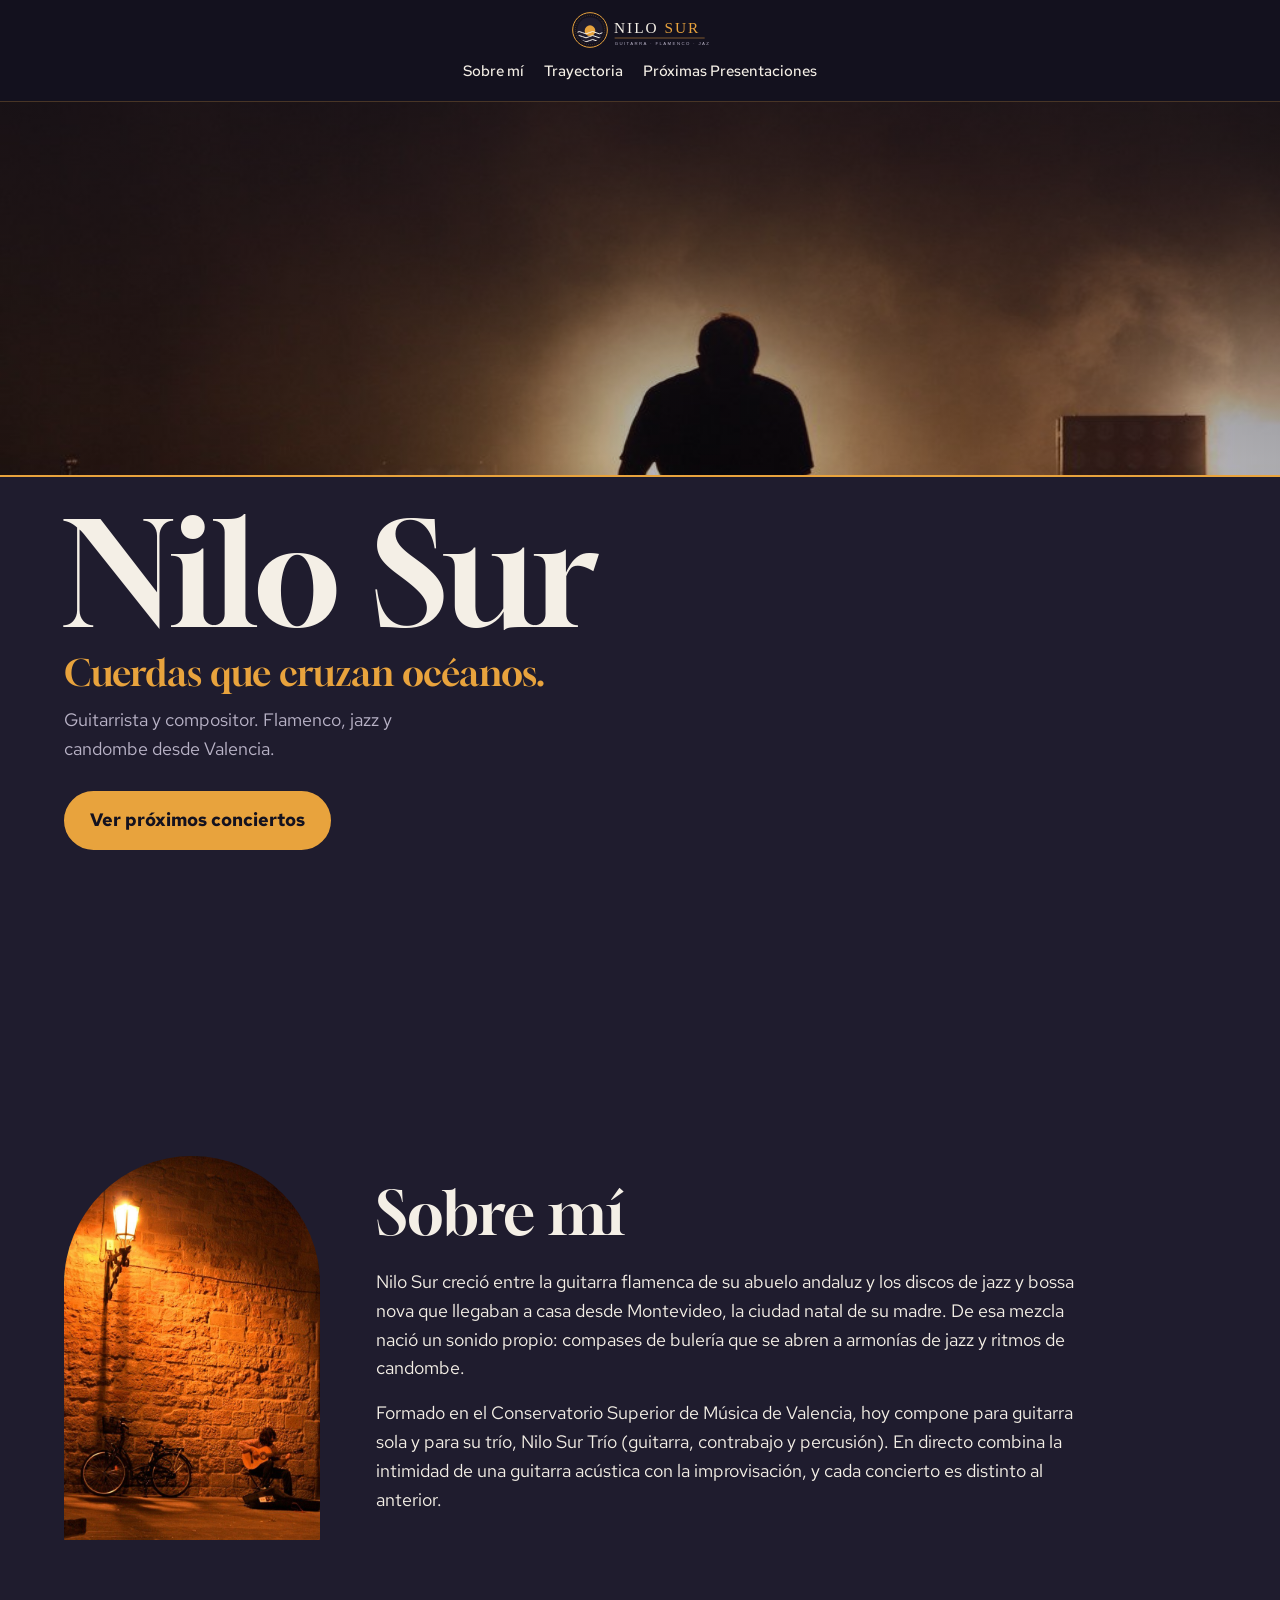
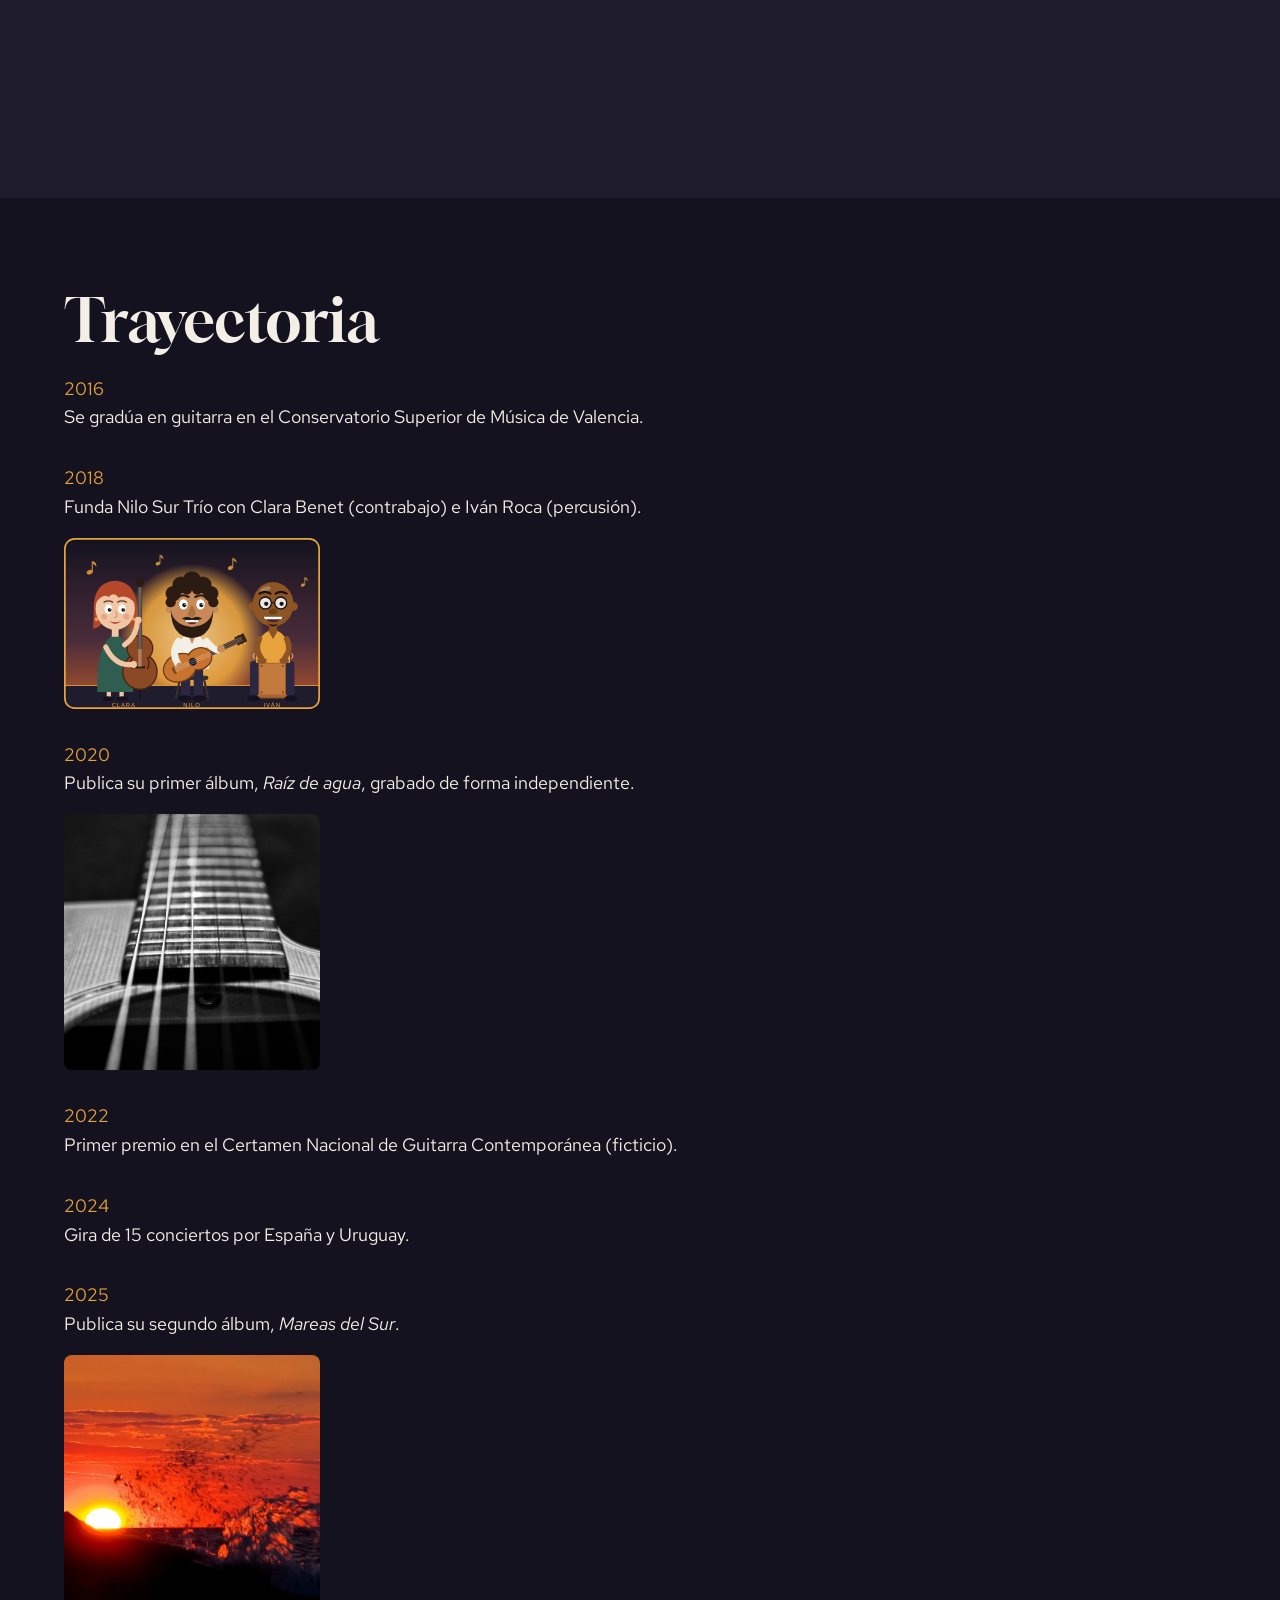
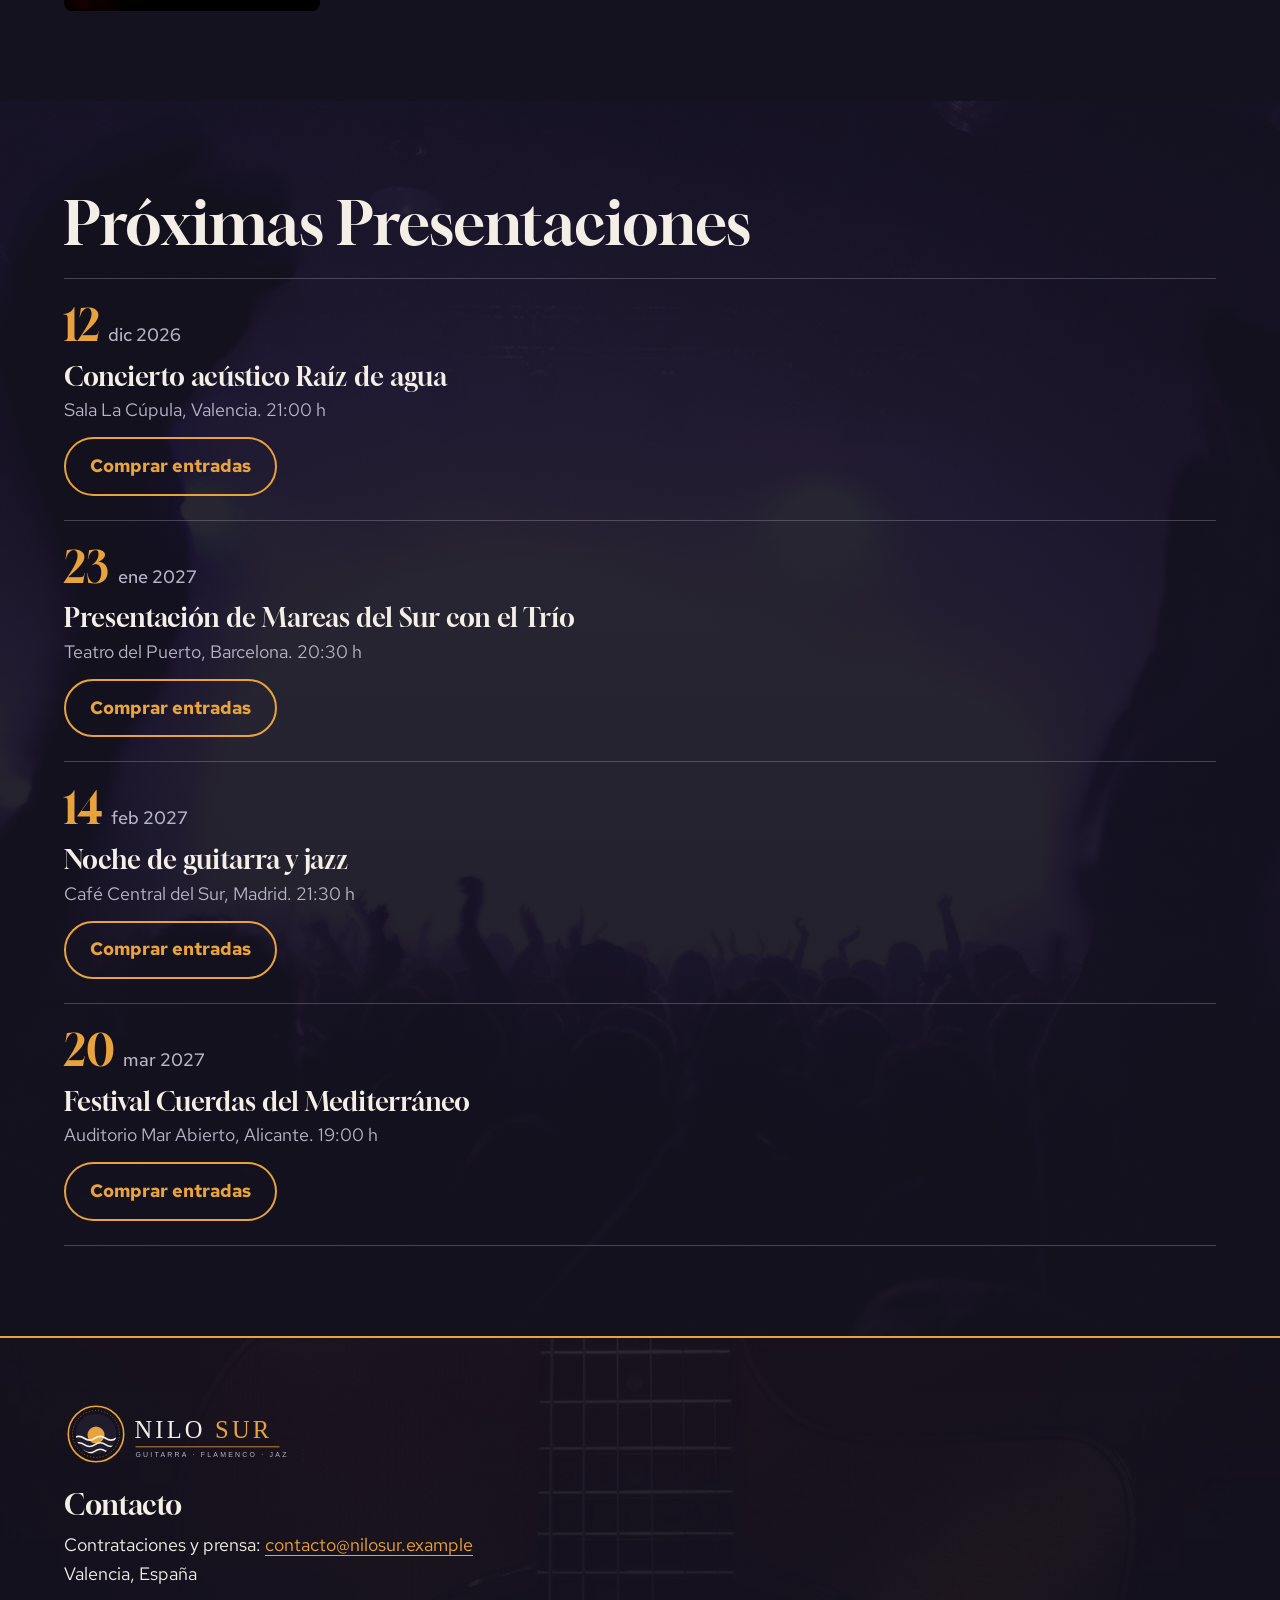
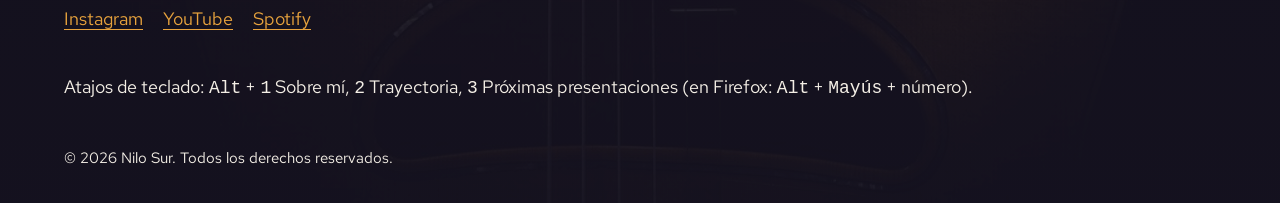
<file: index.html>
<!DOCTYPE html>
<html lang="es">
<head>
  <meta charset="UTF-8">
  <meta name="viewport" content="width=device-width, initial-scale=1.0">
  <title>Nilo Sur | Guitarrista y compositor de flamenco-jazz</title>
  <meta name="description" content="Nilo Sur, guitarrista y compositor de Valencia. Flamenco, jazz y candombe con su trío. Biografía, trayectoria y próximos conciertos en España.">
  <meta name="author" content="Nilo Sur">
  <meta name="keywords" content="Nilo Sur, guitarra, flamenco, jazz, compositor">
  <link rel="canonical" href="https://nilosur.example/">
  <link rel="icon" href="img/nilo-sur-logo.svg" type="image/svg+xml">

  <link rel="preconnect" href="https://fonts.googleapis.com">
  <link rel="preconnect" href="https://fonts.gstatic.com" crossorigin>
  <link rel="stylesheet" href="https://fonts.googleapis.com/css2?family=Gloock&family=Red+Hat+Text:ital,wght@0,400;0,500;0,700;1,400&display=swap">
  <link rel="stylesheet" href="styles.css">

  <script type="application/ld+json">
  {
    "@context": "https://schema.org",
    "@graph": [
      {
        "@type": "Person",
        "@id": "https://nilosur.example/#nilo-sur",
        "name": "Nilo Sur",
        "alternateName": "Martín Lozada Quiroga",
        "jobTitle": "Guitarrista y compositor",
        "description": "Guitarrista y compositor que fusiona flamenco, jazz y música latinoamericana.",
        "url": "https://nilosur.example/",
        "image": "https://nilosur.example/img/nilo-sur-retrato.jpg",
        "email": "mailto:contacto@nilosur.example",
        "address": {
          "@type": "PostalAddress",
          "addressLocality": "Valencia",
          "addressCountry": "ES"
        },
        "knowsAbout": ["Guitarra flamenca", "Jazz", "Candombe"],
        "sameAs": [
          "https://instagram.example/nilosur",
          "https://youtube.example/@nilosur",
          "https://spotify.example/artist/nilosur"
        ]
      }
    ]
  }
  </script>
</head>
<body>
  <header class="cabecera">
    <a class="cabecera__marca" href="#inicio">
      <img src="img/nilo-sur-logo.svg" alt="Nilo Sur, inicio" width="420" height="120">
    </a>
    <nav aria-label="Navegación principal">
      <ul class="menu">
        <li><a href="#sobre-mi" accesskey="1">Sobre mí</a></li>
        <li><a href="#trayectoria" accesskey="2">Trayectoria</a></li>
        <li><a href="#presentaciones" accesskey="3">Próximas Presentaciones</a></li>
      </ul>
    </nav>
  </header>

  <main id="contenido">
    <!-- Portada -->
    <section id="inicio" class="portada" aria-labelledby="titulo-inicio">
      <div class="portada__texto">
        <h1 id="titulo-inicio">Nilo Sur</h1>
        <p class="portada__lema">Cuerdas que cruzan océanos.</p>
        <p class="portada__intro">Guitarrista y compositor. Flamenco, jazz y candombe desde Valencia.</p>
        <a class="boton" href="#presentaciones">Ver próximos conciertos</a>
      </div>
    </section>

    <!-- Sobre mí -->
    <section id="sobre-mi" class="seccion sobre-mi" aria-labelledby="titulo-sobre-mi">
      <figure class="sobre-mi__foto">
        <img src="img/nilo-sur-retrato.jpg" alt="Nilo Sur toca la guitarra española sentado junto a un muro de piedra, iluminado por un farol en la noche" width="683" height="1024" loading="lazy">
      </figure>
      <div class="sobre-mi__texto">
        <h2 id="titulo-sobre-mi">Sobre mí</h2>
        <p>Nilo Sur creció entre la guitarra flamenca de su abuelo andaluz y los discos de jazz y bossa nova que llegaban a casa desde Montevideo, la ciudad natal de su madre. De esa mezcla nació un sonido propio: compases de bulería que se abren a armonías de jazz y ritmos de candombe.</p>
        <p>Formado en el Conservatorio Superior de Música de Valencia, hoy compone para guitarra sola y para su trío, Nilo Sur Trío (guitarra, contrabajo y percusión). En directo combina la intimidad de una guitarra acústica con la improvisación, y cada concierto es distinto al anterior.</p>
      </div>
    </section>

    <!-- Trayectoria -->
    <section id="trayectoria" class="seccion trayectoria" aria-labelledby="titulo-trayectoria">
      <h2 id="titulo-trayectoria">Trayectoria</h2>
      <ol class="linea">
        <li class="linea__hito">
          <time datetime="2016">2016</time>
          <p>Se gradúa en guitarra en el Conservatorio Superior de Música de Valencia.</p>
        </li>
        <li class="linea__hito">
          <time datetime="2018">2018</time>
          <p>Funda Nilo Sur Trío con Clara Benet (contrabajo) e Iván Roca (percusión).</p>
          <img class="linea__imagen" src="img/nilo-sur-perfil.svg" alt="Caricatura de Nilo Sur Trío: Clara Benet con el contrabajo, Nilo Sur con la guitarra e Iván Roca con el cajón" width="600" height="400" loading="lazy">
        </li>
        <li class="linea__hito">
          <time datetime="2020">2020</time>
          <p>Publica su primer álbum, <cite>Raíz de agua</cite>, grabado de forma independiente.</p>
          <img class="linea__imagen" src="img/raiz-de-agua.jpg" alt="Portada del álbum Raíz de agua: primer plano en blanco y negro de las cuerdas de una guitarra acústica" width="683" height="683" loading="lazy">
        </li>
        <li class="linea__hito">
          <time datetime="2022">2022</time>
          <p>Primer premio en el Certamen Nacional de Guitarra Contemporánea (ficticio).</p>
        </li>
        <li class="linea__hito">
          <time datetime="2024">2024</time>
          <p>Gira de 15 conciertos por España y Uruguay.</p>
        </li>
        <li class="linea__hito">
          <time datetime="2025">2025</time>
          <p>Publica su segundo álbum, <cite>Mareas del Sur</cite>.</p>
          <img class="linea__imagen" src="img/mareas-del-sur.jpg" alt="Portada del álbum Mareas del Sur: una ola rompe contra las rocas frente al sol del atardecer" width="683" height="683" loading="lazy">
        </li>
      </ol>
    </section>

    <!-- Próximas presentaciones -->
    <section id="presentaciones" class="seccion presentaciones" aria-labelledby="titulo-presentaciones">
      <h2 id="titulo-presentaciones">Próximas Presentaciones</h2>
      <ol class="cartel">
        <li>
          <article class="concierto">
            <time class="concierto__fecha" datetime="2026-12-12T21:00">
              <span class="concierto__dia">12</span> dic 2026
            </time>
            <div class="concierto__info">
              <h3>Concierto acústico <cite>Raíz de agua</cite></h3>
              <p>Sala La Cúpula, Valencia. 21:00 h</p>
            </div>
            <a class="boton boton--borde" href="https://entradas.example/nilo-sur/valencia">Comprar entradas<span class="solo-lector"> para el concierto en Sala La Cúpula, Valencia</span></a>
          </article>
        </li>
        <li>
          <article class="concierto">
            <time class="concierto__fecha" datetime="2027-01-23T20:30">
              <span class="concierto__dia">23</span> ene 2027
            </time>
            <div class="concierto__info">
              <h3>Presentación de <cite>Mareas del Sur</cite> con el Trío</h3>
              <p>Teatro del Puerto, Barcelona. 20:30 h</p>
            </div>
            <a class="boton boton--borde" href="https://entradas.example/nilo-sur/barcelona">Comprar entradas<span class="solo-lector"> para el concierto en Teatro del Puerto, Barcelona</span></a>
          </article>
        </li>
        <li>
          <article class="concierto">
            <time class="concierto__fecha" datetime="2027-02-14T21:30">
              <span class="concierto__dia">14</span> feb 2027
            </time>
            <div class="concierto__info">
              <h3>Noche de guitarra y jazz</h3>
              <p>Café Central del Sur, Madrid. 21:30 h</p>
            </div>
            <a class="boton boton--borde" href="https://entradas.example/nilo-sur/madrid">Comprar entradas<span class="solo-lector"> para el concierto en Café Central del Sur, Madrid</span></a>
          </article>
        </li>
        <li>
          <article class="concierto">
            <time class="concierto__fecha" datetime="2027-03-20T19:00">
              <span class="concierto__dia">20</span> mar 2027
            </time>
            <div class="concierto__info">
              <h3>Festival <cite>Cuerdas del Mediterráneo</cite></h3>
              <p>Auditorio Mar Abierto, Alicante. 19:00 h</p>
            </div>
            <a class="boton boton--borde" href="https://entradas.example/nilo-sur/alicante">Comprar entradas<span class="solo-lector"> para el concierto en Auditorio Mar Abierto, Alicante</span></a>
          </article>
        </li>
      </ol>
    </section>
  </main>

  <!-- Pie de página -->
  <footer class="pie">
    <div class="pie__contacto">
      <img src="img/nilo-sur-logo.svg" alt="" width="420" height="120" loading="lazy">
      <h2>Contacto</h2>
      <address>
        <p>Contrataciones y prensa: <a href="mailto:contacto@nilosur.example">contacto@nilosur.example</a></p>
        <p>Valencia, España</p>
      </address>
      <ul class="redes">
        <li><a href="https://instagram.example/nilosur">Instagram</a></li>
        <li><a href="https://youtube.example/@nilosur">YouTube</a></li>
        <li><a href="https://spotify.example/artist/nilosur">Spotify</a></li>
      </ul>
    </div>
    <p>Atajos de teclado: <kbd>Alt</kbd> + <kbd>1</kbd> Sobre mí, <kbd>2</kbd> Trayectoria, <kbd>3</kbd> Próximas presentaciones (en Firefox: <kbd>Alt</kbd> + <kbd>Mayús</kbd> + número).</p>
    <p><small>&copy; 2026 Nilo Sur. Todos los derechos reservados.</small></p>
  </footer>
</body>
</html>
</file>
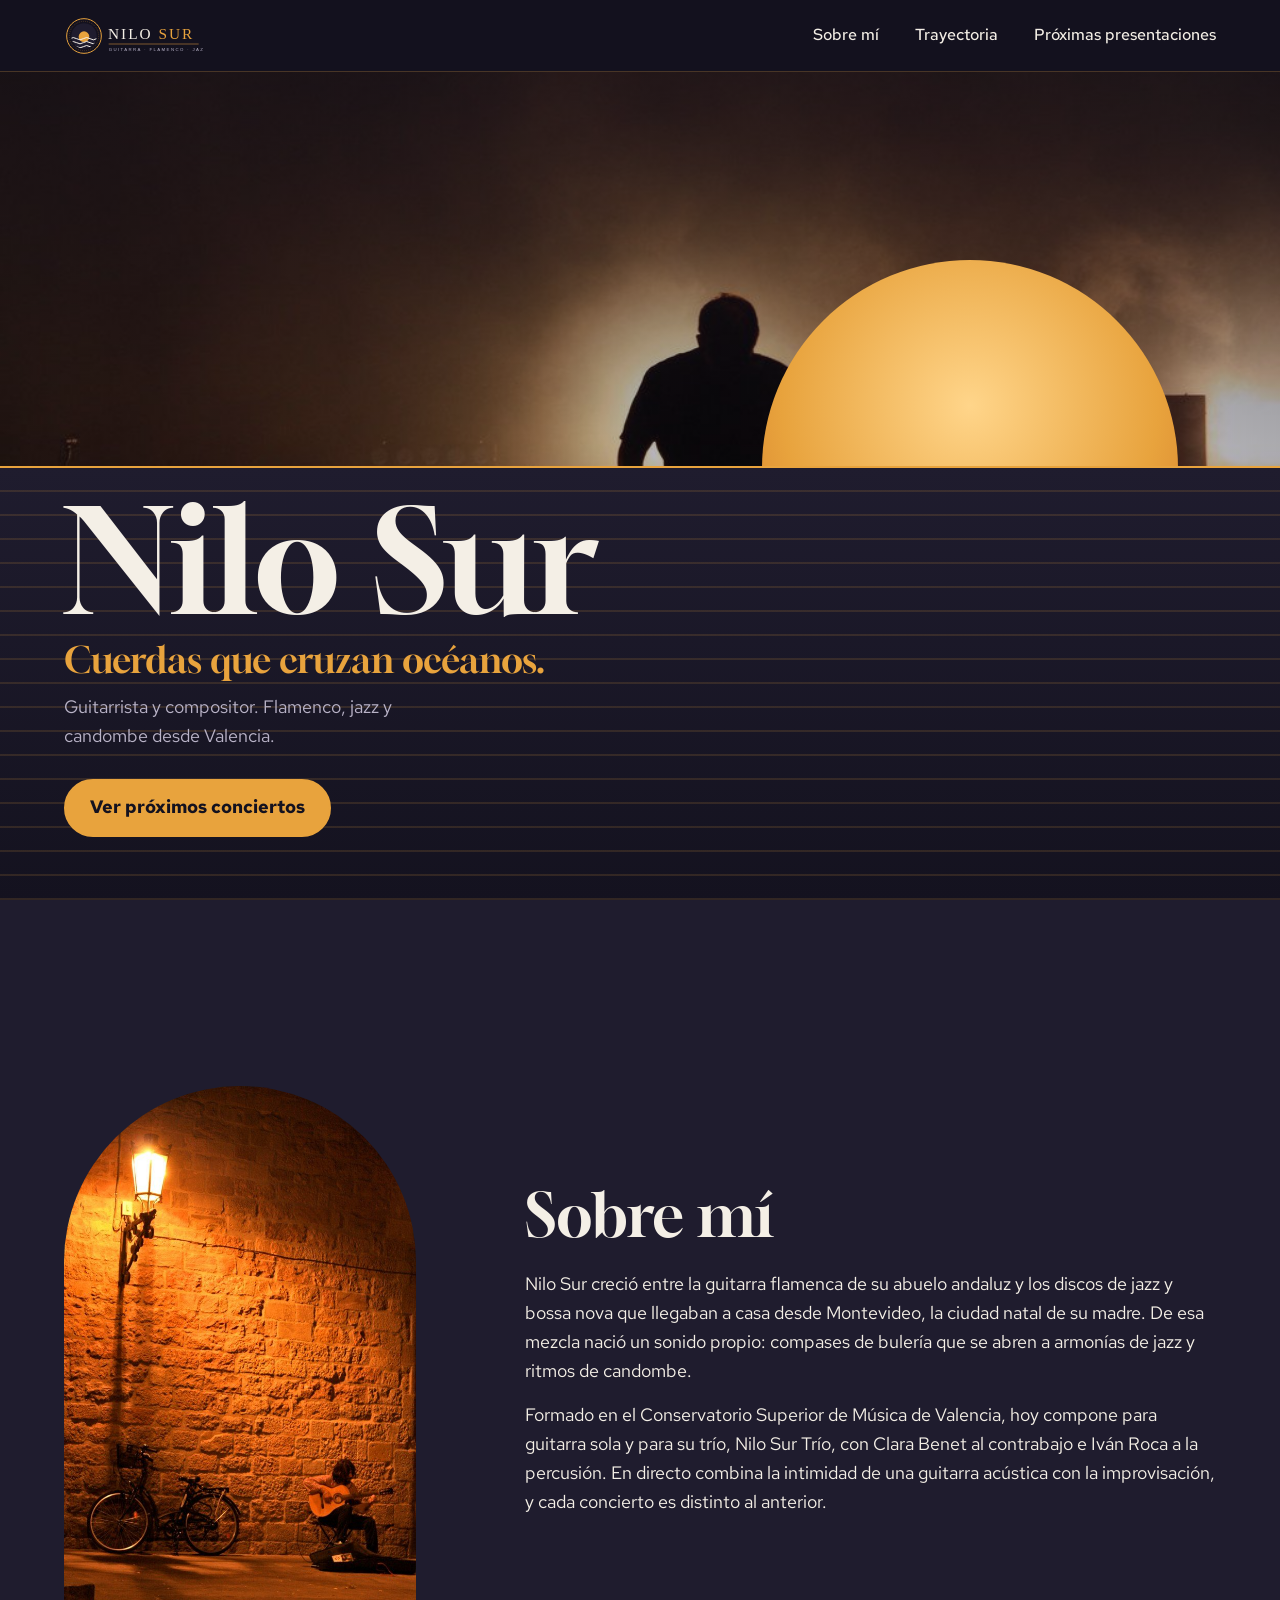
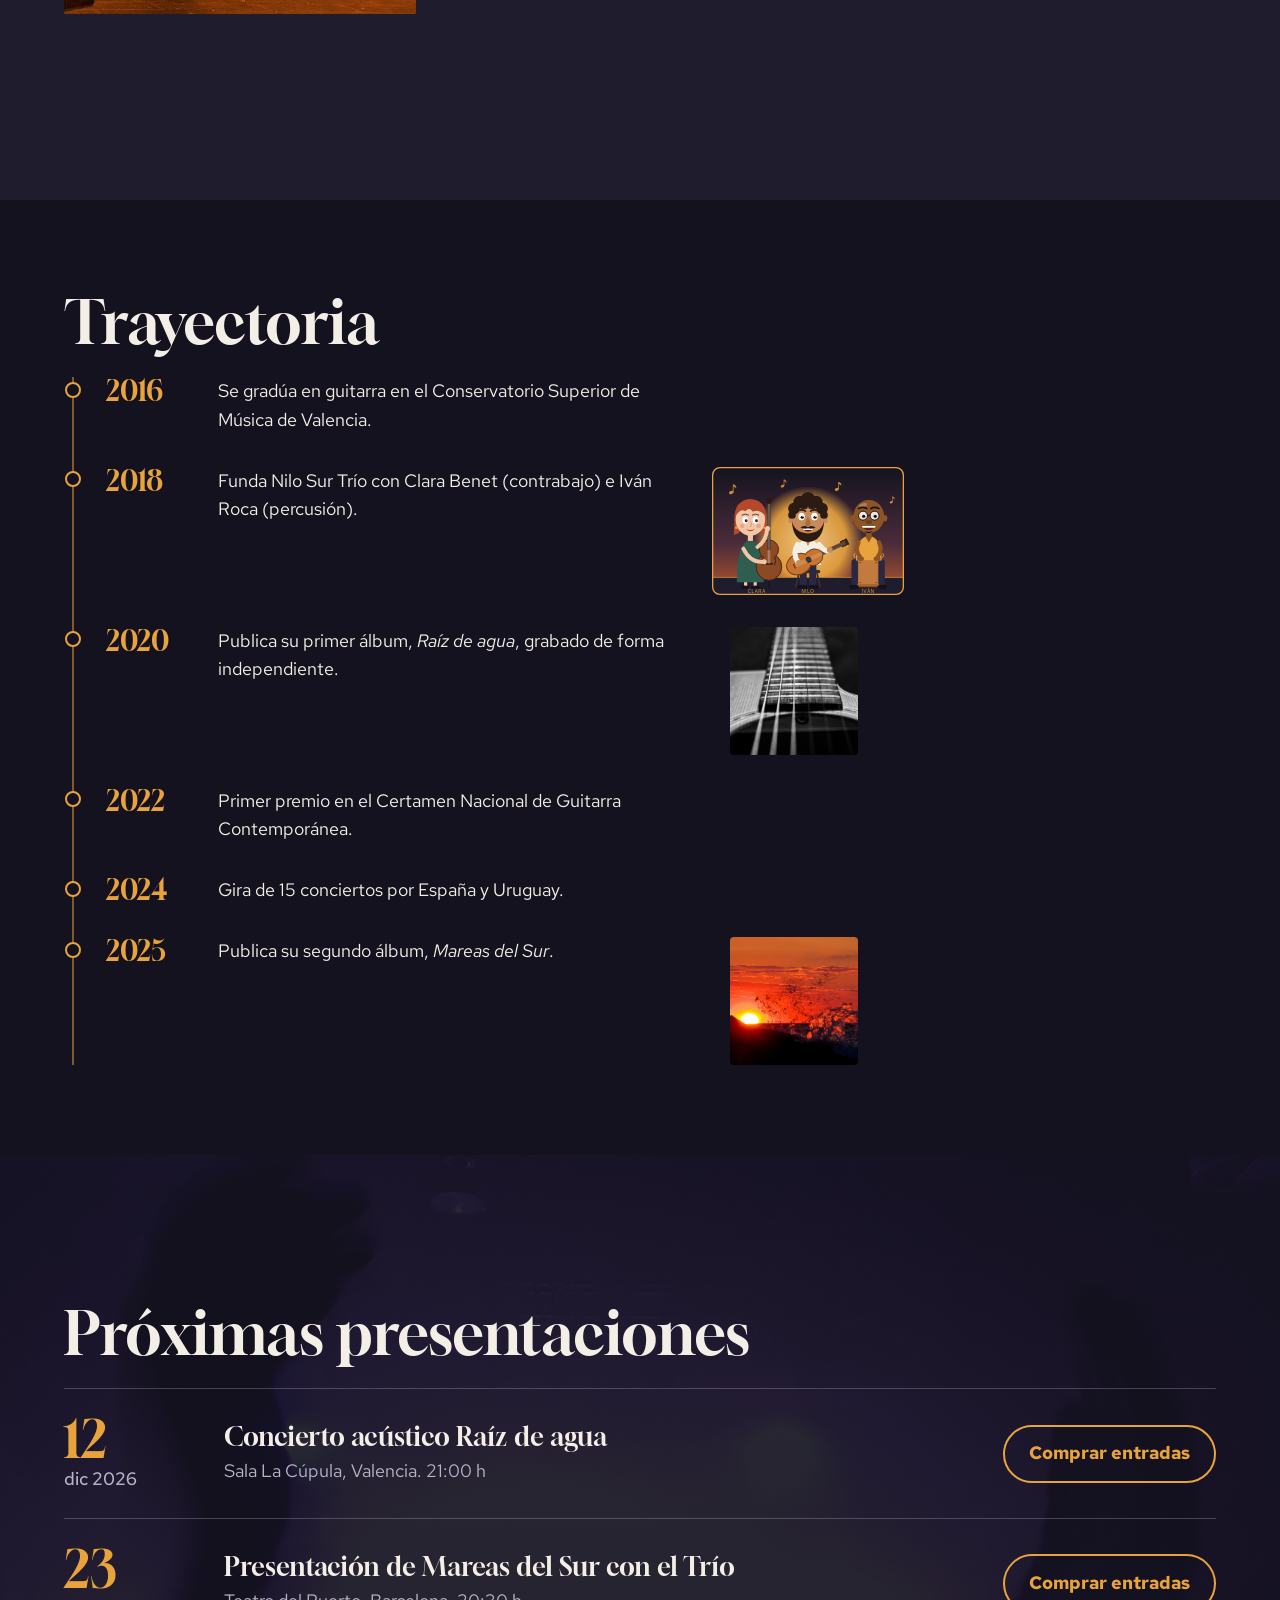
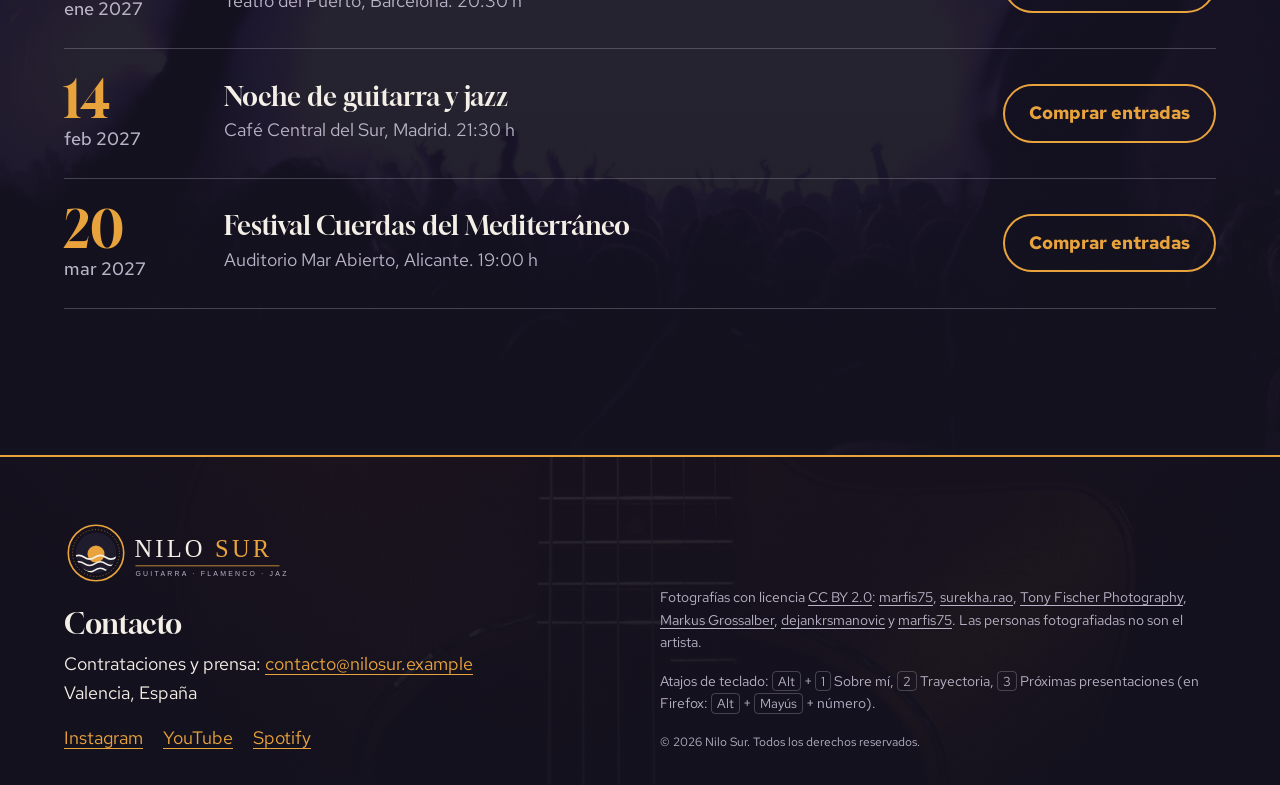
<file: index-IA.html>
<!DOCTYPE html>
<html lang="es">
<head>
  <meta charset="UTF-8">
  <meta name="viewport" content="width=device-width, initial-scale=1.0">
  <title>Nilo Sur | Guitarrista y compositor de flamenco-jazz</title>
  <meta name="description" content="Nilo Sur, guitarrista y compositor de Valencia. Flamenco, jazz y candombe con su trío. Biografía, trayectoria y próximos conciertos en España.">
  <link rel="canonical" href="https://nilosur.example/">

  <meta property="og:type" content="profile">
  <meta property="og:locale" content="es_ES">
  <meta property="og:title" content="Nilo Sur | Guitarrista y compositor de flamenco-jazz">
  <meta property="og:description" content="Flamenco, jazz y candombe desde Valencia. Consulta los próximos conciertos de Nilo Sur y su trío.">
  <meta property="og:url" content="https://nilosur.example/">
  <meta property="og:image" content="https://nilosur.example/img/nilo-sur-portada.jpg">
  <meta property="og:image:alt" content="Silueta de un guitarrista sobre el escenario a contraluz">

  <link rel="icon" href="img/nilo-sur-logo.svg" type="image/svg+xml">
  <link rel="preconnect" href="https://fonts.googleapis.com">
  <link rel="preconnect" href="https://fonts.gstatic.com" crossorigin>
  <link rel="stylesheet" href="https://fonts.googleapis.com/css2?family=Gloock&family=Red+Hat+Text:ital,wght@0,400;0,500;0,700;1,400&display=swap">
  <link rel="stylesheet" href="style-IA.css">

  <script type="application/ld+json">
  {
    "@context": "https://schema.org",
    "@graph": [
      {
        "@type": "Person",
        "@id": "https://nilosur.example/#nilo-sur",
        "name": "Nilo Sur",
        "alternateName": "Martín Lozada Quiroga",
        "jobTitle": "Guitarrista y compositor",
        "description": "Guitarrista y compositor que fusiona flamenco, jazz y música latinoamericana.",
        "url": "https://nilosur.example/",
        "image": "https://nilosur.example/img/nilo-sur-retrato.jpg",
        "email": "mailto:contacto@nilosur.example",
        "address": {
          "@type": "PostalAddress",
          "addressLocality": "Valencia",
          "addressCountry": "ES"
        },
        "knowsAbout": ["Guitarra flamenca", "Jazz", "Candombe"],
        "sameAs": [
          "https://instagram.example/nilosur",
          "https://youtube.example/@nilosur",
          "https://spotify.example/artist/nilosur"
        ]
      },
      {
        "@type": "MusicAlbum",
        "name": "Raíz de agua",
        "datePublished": "2020",
        "image": "https://nilosur.example/img/raiz-de-agua.jpg",
        "byArtist": { "@id": "https://nilosur.example/#nilo-sur" }
      },
      {
        "@type": "MusicAlbum",
        "name": "Mareas del Sur",
        "datePublished": "2025",
        "image": "https://nilosur.example/img/mareas-del-sur.jpg",
        "byArtist": { "@id": "https://nilosur.example/#nilo-sur" }
      },
      {
        "@type": "MusicEvent",
        "name": "Concierto acústico Raíz de agua",
        "startDate": "2026-12-12T21:00+01:00",
        "eventStatus": "https://schema.org/EventScheduled",
        "eventAttendanceMode": "https://schema.org/OfflineEventAttendanceMode",
        "location": {
          "@type": "Place",
          "name": "Sala La Cúpula",
          "address": { "@type": "PostalAddress", "addressLocality": "Valencia", "addressCountry": "ES" }
        },
        "performer": { "@id": "https://nilosur.example/#nilo-sur" },
        "offers": { "@type": "Offer", "url": "https://entradas.example/nilo-sur/valencia", "availability": "https://schema.org/InStock" }
      },
      {
        "@type": "MusicEvent",
        "name": "Presentación de Mareas del Sur con el Trío",
        "startDate": "2027-01-23T20:30+01:00",
        "eventStatus": "https://schema.org/EventScheduled",
        "eventAttendanceMode": "https://schema.org/OfflineEventAttendanceMode",
        "location": {
          "@type": "Place",
          "name": "Teatro del Puerto",
          "address": { "@type": "PostalAddress", "addressLocality": "Barcelona", "addressCountry": "ES" }
        },
        "performer": { "@id": "https://nilosur.example/#nilo-sur" },
        "offers": { "@type": "Offer", "url": "https://entradas.example/nilo-sur/barcelona", "availability": "https://schema.org/InStock" }
      },
      {
        "@type": "MusicEvent",
        "name": "Noche de guitarra y jazz",
        "startDate": "2027-02-14T21:30+01:00",
        "eventStatus": "https://schema.org/EventScheduled",
        "eventAttendanceMode": "https://schema.org/OfflineEventAttendanceMode",
        "location": {
          "@type": "Place",
          "name": "Café Central del Sur",
          "address": { "@type": "PostalAddress", "addressLocality": "Madrid", "addressCountry": "ES" }
        },
        "performer": { "@id": "https://nilosur.example/#nilo-sur" },
        "offers": { "@type": "Offer", "url": "https://entradas.example/nilo-sur/madrid", "availability": "https://schema.org/InStock" }
      },
      {
        "@type": "MusicEvent",
        "name": "Festival Cuerdas del Mediterráneo",
        "startDate": "2027-03-20T19:00+01:00",
        "eventStatus": "https://schema.org/EventScheduled",
        "eventAttendanceMode": "https://schema.org/OfflineEventAttendanceMode",
        "location": {
          "@type": "Place",
          "name": "Auditorio Mar Abierto",
          "address": { "@type": "PostalAddress", "addressLocality": "Alicante", "addressCountry": "ES" }
        },
        "performer": { "@id": "https://nilosur.example/#nilo-sur" },
        "offers": { "@type": "Offer", "url": "https://entradas.example/nilo-sur/alicante", "availability": "https://schema.org/InStock" }
      }
    ]
  }
  </script>
</head>
<body>
  <a class="saltar" href="#contenido">Saltar al contenido</a>

  <header class="cabecera">
    <a class="cabecera__marca" href="#inicio">
      <img src="img/nilo-sur-logo.svg" alt="Nilo Sur, ir al inicio" width="420" height="120">
    </a>
    <nav aria-label="Navegación principal">
      <ul class="menu">
        <li><a href="#sobre-mi" accesskey="1">Sobre mí</a></li>
        <li><a href="#trayectoria" accesskey="2">Trayectoria</a></li>
        <li><a href="#presentaciones" accesskey="3">Próximas presentaciones</a></li>
      </ul>
    </nav>
  </header>

  <main id="contenido">
    <section id="inicio" class="portada" aria-labelledby="titulo-inicio">
      <div class="portada__texto">
        <h1 id="titulo-inicio">Nilo Sur</h1>
        <p class="portada__lema">Cuerdas que cruzan océanos.</p>
        <p class="portada__intro">Guitarrista y compositor. Flamenco, jazz y candombe desde Valencia.</p>
        <a class="boton" href="#presentaciones">Ver próximos conciertos</a>
      </div>
    </section>

    <section id="sobre-mi" class="seccion sobre-mi" aria-labelledby="titulo-sobre-mi">
      <figure class="sobre-mi__foto">
        <img src="img/nilo-sur-retrato.jpg" alt="Nilo Sur toca la guitarra española sentado junto a un muro de piedra, iluminado por un farol en la noche" width="683" height="1024" loading="lazy">
      </figure>
      <div class="sobre-mi__texto">
        <h2 id="titulo-sobre-mi">Sobre mí</h2>
        <p>Nilo Sur creció entre la guitarra flamenca de su abuelo andaluz y los discos de jazz y bossa nova que llegaban a casa desde Montevideo, la ciudad natal de su madre. De esa mezcla nació un sonido propio: compases de bulería que se abren a armonías de jazz y ritmos de candombe.</p>
        <p>Formado en el Conservatorio Superior de Música de Valencia, hoy compone para guitarra sola y para su trío, Nilo Sur Trío, con Clara Benet al contrabajo e Iván Roca a la percusión. En directo combina la intimidad de una guitarra acústica con la improvisación, y cada concierto es distinto al anterior.</p>
      </div>
    </section>

    <section id="trayectoria" class="seccion trayectoria" aria-labelledby="titulo-trayectoria">
      <h2 id="titulo-trayectoria">Trayectoria</h2>
      <ol class="linea">
        <li class="linea__hito">
          <time class="linea__anio" datetime="2016">2016</time>
          <p>Se gradúa en guitarra en el Conservatorio Superior de Música de Valencia.</p>
        </li>
        <li class="linea__hito">
          <time class="linea__anio" datetime="2018">2018</time>
          <p>Funda Nilo Sur Trío con Clara Benet (contrabajo) e Iván Roca (percusión).</p>
          <img class="linea__imagen linea__imagen--ancha" src="img/nilo-sur-perfil.svg" alt="Caricatura de Nilo Sur Trío: Clara Benet con el contrabajo, Nilo Sur con la guitarra e Iván Roca con el cajón" width="600" height="400" loading="lazy">
        </li>
        <li class="linea__hito">
          <time class="linea__anio" datetime="2020">2020</time>
          <p>Publica su primer álbum, <cite>Raíz de agua</cite>, grabado de forma independiente.</p>
          <img class="linea__imagen" src="img/raiz-de-agua.jpg" alt="Portada del álbum Raíz de agua: primer plano en blanco y negro de las cuerdas de una guitarra acústica" width="683" height="683" loading="lazy">
        </li>
        <li class="linea__hito">
          <time class="linea__anio" datetime="2022">2022</time>
          <p>Primer premio en el Certamen Nacional de Guitarra Contemporánea.</p>
        </li>
        <li class="linea__hito">
          <time class="linea__anio" datetime="2024">2024</time>
          <p>Gira de 15 conciertos por España y Uruguay.</p>
        </li>
        <li class="linea__hito">
          <time class="linea__anio" datetime="2025">2025</time>
          <p>Publica su segundo álbum, <cite>Mareas del Sur</cite>.</p>
          <img class="linea__imagen" src="img/mareas-del-sur.jpg" alt="Portada del álbum Mareas del Sur: una ola rompe contra las rocas frente al sol del atardecer" width="734" height="734" loading="lazy">
        </li>
      </ol>
    </section>

    <section id="presentaciones" class="seccion presentaciones" aria-labelledby="titulo-presentaciones">
      <h2 id="titulo-presentaciones">Próximas presentaciones</h2>
      <ol class="cartel">
        <li>
          <article class="concierto">
            <time class="concierto__fecha" datetime="2026-12-12T21:00">
              <span class="concierto__dia">12</span> dic 2026
            </time>
            <div class="concierto__info">
              <h3>Concierto acústico <cite>Raíz de agua</cite></h3>
              <p>Sala La Cúpula, Valencia. 21:00 h</p>
            </div>
            <a class="boton boton--borde" href="https://entradas.example/nilo-sur/valencia">Comprar entradas<span class="solo-lector"> para el concierto en Sala La Cúpula, Valencia</span></a>
          </article>
        </li>
        <li>
          <article class="concierto">
            <time class="concierto__fecha" datetime="2027-01-23T20:30">
              <span class="concierto__dia">23</span> ene 2027
            </time>
            <div class="concierto__info">
              <h3>Presentación de <cite>Mareas del Sur</cite> con el Trío</h3>
              <p>Teatro del Puerto, Barcelona. 20:30 h</p>
            </div>
            <a class="boton boton--borde" href="https://entradas.example/nilo-sur/barcelona">Comprar entradas<span class="solo-lector"> para el concierto en Teatro del Puerto, Barcelona</span></a>
          </article>
        </li>
        <li>
          <article class="concierto">
            <time class="concierto__fecha" datetime="2027-02-14T21:30">
              <span class="concierto__dia">14</span> feb 2027
            </time>
            <div class="concierto__info">
              <h3>Noche de guitarra y jazz</h3>
              <p>Café Central del Sur, Madrid. 21:30 h</p>
            </div>
            <a class="boton boton--borde" href="https://entradas.example/nilo-sur/madrid">Comprar entradas<span class="solo-lector"> para el concierto en Café Central del Sur, Madrid</span></a>
          </article>
        </li>
        <li>
          <article class="concierto">
            <time class="concierto__fecha" datetime="2027-03-20T19:00">
              <span class="concierto__dia">20</span> mar 2027
            </time>
            <div class="concierto__info">
              <h3>Festival Cuerdas del Mediterráneo</h3>
              <p>Auditorio Mar Abierto, Alicante. 19:00 h</p>
            </div>
            <a class="boton boton--borde" href="https://entradas.example/nilo-sur/alicante">Comprar entradas<span class="solo-lector"> para el concierto en Auditorio Mar Abierto, Alicante</span></a>
          </article>
        </li>
      </ol>
    </section>
  </main>

  <footer class="pie">
    <div class="pie__contacto">
      <img src="img/nilo-sur-logo.svg" alt="" width="420" height="120" loading="lazy">
      <h2>Contacto</h2>
      <address>
        <p>Contrataciones y prensa: <a href="mailto:contacto@nilosur.example">contacto@nilosur.example</a></p>
        <p>Valencia, España</p>
      </address>
      <ul class="redes">
        <li><a href="https://instagram.example/nilosur">Instagram</a></li>
        <li><a href="https://youtube.example/@nilosur">YouTube</a></li>
        <li><a href="https://spotify.example/artist/nilosur">Spotify</a></li>
      </ul>
    </div>
    <div class="pie__creditos">
      <p>Fotografías con licencia <a href="https://creativecommons.org/licenses/by/2.0/">CC BY 2.0</a>:
        <a href="https://www.flickr.com/photos/45409431@N00/7871348700">marfis75</a>,
        <a href="https://www.flickr.com/photos/82771040@N02/8086906866">surekha.rao</a>,
        <a href="https://www.flickr.com/photos/22714323@N06/4773243733">Tony Fischer Photography</a>,
        <a href="https://www.flickr.com/photos/58883622@N02/8339565200">Markus Grossalber</a>,
        <a href="https://www.flickr.com/photos/155403590@N07/29996137647">dejankrsmanovic</a> y
        <a href="https://www.flickr.com/photos/45409431@N00/10674184556">marfis75</a>.
        Las personas fotografiadas no son el artista.
      </p>
      <p>Atajos de teclado: <kbd>Alt</kbd> + <kbd>1</kbd> Sobre mí, <kbd>2</kbd> Trayectoria, <kbd>3</kbd> Próximas presentaciones (en Firefox: <kbd>Alt</kbd> + <kbd>Mayús</kbd> + número).</p>
      <p><small>&copy; 2026 Nilo Sur. Todos los derechos reservados.</small></p>
    </div>
  </footer>
</body>
</html>
</file>
<file: styles.css>
/* Variables */
:root {
  --color-fondo: #14121F; /* Fondo principal */
  --color-fondo-alt: #1F1C2E; /* Fondo de secciones alternas y tarjetas */
  --color-texto: #F4EFE6; /* Texto principal */
  --color-texto-suave: #B9B3C7; /* Texto secundario */
  --color-acento: #E8A33D;
  --color-linea: rgba(185, 179, 199, 0.3); /* Separadores */

  --fuente-titulos: "Gloock", Georgia, "Times New Roman", serif;
  --fuente-texto: "Red Hat Text", "Segoe UI", system-ui, sans-serif;

  --ancho-max: 72rem;
  --margen-lateral: max(1.25rem, calc((100% - var(--ancho-max)) / 2));
  --alto-cabecera: 6.5rem;
}

/* Base */
*,
*::before,
*::after {
  box-sizing: border-box;
  margin: 0;
}

html {
  scroll-behavior: smooth;
  scroll-padding-top: var(--alto-cabecera);
}

body {
  background-color: var(--color-fondo);
  color: var(--color-texto);
  font-family: var(--fuente-texto);
  font-size: 1.125rem;
  line-height: 1.6;
}

img {
  display: block;
  max-width: 100%;
  height: auto;
}

a {
  color: var(--color-acento);
  text-underline-offset: 0.2em;
}

:focus-visible {
  outline: 3px solid var(--color-acento);
  outline-offset: 3px;
}

h1,
h2,
h3 {
  font-family: var(--fuente-titulos);
  font-weight: 400;
  line-height: 1.05;
}

li {
  list-style-type: none;
  color: var(--color-acento);
}

/* Componentes */
.boton {
  display: inline-block;
  padding: 0.8rem 1.5rem;
  border: 2px solid var(--color-acento);
  border-radius: 999px;
  background-color: var(--color-acento);
  color: var(--color-fondo);
  font-weight: 700;
  text-decoration: none;
  transition: background-color 0.2s, color 0.2s;
}

.boton:hover {
  background-color: transparent;
  color: var(--color-acento);
}

.boton--borde {
  background-color: transparent;
  color: var(--color-acento);
}

.boton--borde:hover {
  background-color: var(--color-acento);
  color: var(--color-fondo);
}

.solo-lector {
  position: absolute;
  width: 1px;
  height: 1px;
  padding: 0;
  margin: -1px;
  overflow: hidden;
  clip: rect(0, 0, 0, 0);
  border: 0;
}

/* Cabecera */
.cabecera {
  position: sticky;
  top: 0;
  z-index: 10;
  display: flex;
  flex-direction: column;
  align-items: center;
  gap: 0.25rem;
  padding: 0.6rem 1rem;
  background-color: rgba(20, 18, 31, 0.94);
  border-bottom: 1px solid rgba(232, 163, 61, 0.25);
}

.cabecera__marca img {
  width: auto;
  height: 2.5rem;
}

.menu {
  display: flex;
  flex-wrap: wrap;
  justify-content: center;
  gap: 0.25rem 1.25rem;
  padding: 0;
  font-size: 0.95rem;
}

.menu a {
  display: block;
  padding-block: 0.35rem;
  border-bottom: 2px solid transparent;
  color: var(--color-texto);
  font-weight: 500;
  text-decoration: none;
}

.menu a:hover {
  border-bottom-color: var(--color-acento);
  color: var(--color-acento);
}

/* Secciones: alto de pantalla y margen lateral */
.seccion {
  min-height: 100svh;
  padding: clamp(4rem, 10vh, 7rem) var(--margen-lateral);
}

.seccion h2 {
  margin-bottom: 1.5rem;
  font-size: clamp(2.5rem, 6vw, 3.75rem);
}

/* Portada */
.portada {
  display: grid;
  grid-template-rows: minmax(6rem, 1fr) auto;
  min-height: calc(100svh - var(--alto-cabecera));
  background:
    linear-gradient(to bottom, rgba(20, 18, 31, 0.6), rgba(20, 18, 31, 0.3) 45%),
    url("img/nilo-sur-portada.jpg") center 30% / cover no-repeat;
}

.portada__texto {
  grid-row: 2;
  padding: 2rem var(--margen-lateral) 3rem;
  border-top: 2px solid var(--color-acento);
  background-color: var(--color-fondo-alt);
}

.portada h1 {
  font-size: clamp(4rem, 13vw, 9rem);
  line-height: 0.9;
}

.portada__lema {
  margin-top: 0.75rem;
  color: var(--color-acento);
  font-family: var(--fuente-titulos);
  font-size: clamp(1.5rem, 3.5vw, 2.25rem);
  line-height: 1.2;
}

.portada__intro {
  max-width: 34ch;
  margin: 0.75rem 0 1.75rem;
  color: var(--color-texto-suave);
}

/* Sobre mí */
.sobre-mi {
  display: grid;
  align-content: center;
  gap: 2.5rem;
  background-color: var(--color-fondo-alt);
}

.sobre-mi__foto {
  margin: 0;
}

.sobre-mi__foto img {
  width: 100%;
  max-width: 16rem;
  max-height: 60svh;
  object-fit: cover;
  border-radius: 999px 999px 0.5rem 0.5rem;
}

.sobre-mi__texto p {
  max-width: 60ch;
}

.sobre-mi__texto p + p {
  margin-top: 1rem;
}

/* Escritorio: foto a la izquierda, texto a la derecha */
@media (min-width: 48rem) {
  .sobre-mi {
    grid-template-columns: 16rem 1fr;
    align-items: center;
    gap: 3.5rem;
  }
}

/* Trayectoria */
.linea {
  padding: 0;
}

.linea__hito + .linea__hito {
  margin-top: 2rem;
}

.linea__hito p {
  max-width: 60ch;
  color: var(--color-texto);
}

.linea__imagen {
  max-width: 16rem;
  margin-top: 1rem;
  border-radius: 0.5rem;
}

/* Presentaciones */
.presentaciones {
  display: grid;
  align-content: center;
  background:
    linear-gradient(rgba(20, 18, 31, 0.9), rgba(20, 18, 31, 0.95)),
    url("img/presentaciones-publico.jpg") center / cover no-repeat;
}

.cartel {
  padding: 0;
  border-top: 1px solid var(--color-linea);
}

.concierto {
  display: grid;
  gap: 0.75rem;
  padding-block: 1.5rem;
  border-bottom: 1px solid var(--color-linea);
}

.concierto__fecha {
  color: var(--color-texto-suave);
  font-weight: 500;
}

.concierto__dia {
  margin-right: 0.25rem;
  color: var(--color-acento);
  font-family: var(--fuente-titulos);
  font-size: 2.75rem;
  line-height: 1;
}

.concierto h3 {
  color: var(--color-texto);
  font-size: 1.6rem;
  line-height: 1.2;
}

.concierto cite {
  font-style: normal;
}

.concierto__info p {
  margin-top: 0.25rem;
  color: var(--color-texto-suave);
}

.concierto .boton {
  justify-self: start;
}

/* Pie de página */
.pie {
  display: grid;
  gap: 2.5rem;
  padding: 4rem var(--margen-lateral) 2rem;
  border-top: 2px solid var(--color-acento);
  background:
    linear-gradient(rgba(20, 18, 31, 0.9), rgba(20, 18, 31, 0.96)),
    url("img/guitarra-detalle.jpg") center / cover no-repeat;
}

.pie__contacto img {
  width: 14rem;
}

.pie h2 {
  margin: 1.5rem 0 0.75rem;
  font-size: 1.75rem;
}

.pie address {
  font-style: normal;
}

.redes {
  display: flex;
  flex-wrap: wrap;
  gap: 1.25rem;
  margin-top: 1rem;
  padding: 0;
}
</file>
<file: style-IA.css>
/* ==========================================================
   Nilo Sur - hoja de estilos
   Mobile first. Paleta y tipografía según projectbrief.md
   ========================================================== */

:root {
  --color-fondo: #14121F;
  --color-fondo-alt: #1F1C2E;
  --color-texto: #F4EFE6;
  --color-texto-suave: #B9B3C7;
  --color-acento: #E8A33D;
  --color-linea: rgba(185, 179, 199, 0.3);

  --fuente-titulos: "Gloock", Georgia, "Times New Roman", serif;
  --fuente-texto: "Red Hat Text", "Segoe UI", system-ui, sans-serif;

  --ancho-max: 72rem;
  --margen-lateral: max(1.25rem, calc((100% - var(--ancho-max)) / 2));
  --alto-cabecera: 6.5rem;
}

/* ---------- Reset básico ---------- */

*,
*::before,
*::after {
  box-sizing: border-box;
  margin: 0;
}

html {
  scroll-behavior: smooth;
  scroll-padding-top: var(--alto-cabecera);
}

body {
  background-color: var(--color-fondo);
  color: var(--color-texto);
  font-family: var(--fuente-texto);
  font-size: 1.125rem;
  line-height: 1.6;
}

img {
  display: block;
  max-width: 100%;
  height: auto;
}

a {
  color: var(--color-acento);
  text-underline-offset: 0.2em;
}

:focus-visible {
  outline: 3px solid var(--color-acento);
  outline-offset: 3px;
}

h1,
h2,
h3 {
  font-family: var(--fuente-titulos);
  font-weight: 400;
  line-height: 1.05;
}

/* ---------- Accesibilidad ---------- */

.saltar {
  position: absolute;
  top: -5rem;
  left: 1rem;
  z-index: 100;
  padding: 0.75rem 1.25rem;
  background-color: var(--color-acento);
  color: var(--color-fondo);
  font-weight: 700;
}

.saltar:focus {
  top: 1rem;
}

.solo-lector {
  position: absolute;
  width: 1px;
  height: 1px;
  overflow: hidden;
  clip-path: inset(50%);
  white-space: nowrap;
}

/* ---------- Botones ---------- */

.boton {
  display: inline-block;
  padding: 0.8rem 1.5rem;
  border: 2px solid var(--color-acento);
  border-radius: 999px;
  background-color: var(--color-acento);
  color: var(--color-fondo);
  font-weight: 700;
  text-decoration: none;
  transition: background-color 0.2s, color 0.2s;
}

.boton:hover {
  background-color: transparent;
  color: var(--color-acento);
}

.boton--borde {
  background-color: transparent;
  color: var(--color-acento);
}

.boton--borde:hover {
  background-color: var(--color-acento);
  color: var(--color-fondo);
}

/* ---------- Cabecera y navegación ---------- */

.cabecera {
  position: sticky;
  top: 0;
  z-index: 10;
  display: flex;
  flex-direction: column;
  align-items: center;
  gap: 0.25rem;
  padding: 0.6rem 1rem;
  background-color: rgba(20, 18, 31, 0.94);
  border-bottom: 1px solid rgba(232, 163, 61, 0.25);
}

.cabecera__marca img {
  width: auto;
  height: 2.5rem;
}

.menu {
  display: flex;
  flex-wrap: wrap;
  justify-content: center;
  gap: 0.25rem 1.25rem;
  padding: 0;
  list-style: none;
  font-size: 0.95rem;
}

.menu a {
  display: block;
  padding-block: 0.35rem;
  border-bottom: 2px solid transparent;
  color: var(--color-texto);
  font-weight: 500;
  text-decoration: none;
}

.menu a:hover {
  border-bottom-color: var(--color-acento);
  color: var(--color-acento);
}

/* ---------- Secciones (cada una ocupa una pantalla) ---------- */

.seccion {
  min-height: 100svh;
  padding: clamp(4rem, 10vh, 7rem) var(--margen-lateral);
}

.seccion h2 {
  margin-bottom: 1.5rem;
  font-size: clamp(2.5rem, 6vw, 3.75rem);
}

/* ---------- Portada: el sol que se pone en el mar ----------
   El mar es el fondo del bloque de texto, así el horizonte
   siempre queda justo encima del título, con cualquier zoom. */

.portada {
  position: relative;
  isolation: isolate;
  display: grid;
  grid-template-rows: minmax(6rem, 1fr) auto;
  min-height: calc(100svh - var(--alto-cabecera));
  overflow: hidden;
  background:
    linear-gradient(to bottom, rgba(20, 18, 31, 0.6), rgba(20, 18, 31, 0.3) 45%),
    url("img/nilo-sur-portada.jpg") center 30% / cover no-repeat;
}

/* Mar */
.portada__texto {
  position: relative;
  grid-row: 2;
  padding: 1.75rem var(--margen-lateral) clamp(2rem, 7vh, 4.5rem);
  border-top: 2px solid var(--color-acento);
  background:
    repeating-linear-gradient(to bottom, transparent 0 1.4rem, rgba(232, 163, 61, 0.14) 1.4rem 1.5rem),
    linear-gradient(to bottom, var(--color-fondo-alt), var(--color-fondo));
}

/* Sol: apoyado en el horizonte; el mar tapa su mitad inferior */
.portada__texto::before {
  content: "";
  position: absolute;
  top: 0;
  right: 8%;
  z-index: -1;
  width: min(40vw, 26rem, 50svh);
  aspect-ratio: 1;
  border-radius: 50%;
  background: radial-gradient(circle at 50% 35%, #FFD58A, var(--color-acento) 55%, #C9661F);
  transform: translateY(-50%);
}

.portada__texto > * {
  max-width: 40rem;
}

.portada h1 {
  font-size: clamp(4rem, 13vw, 9rem);
  line-height: 0.9;
}

.portada__lema {
  margin-top: 0.75rem;
  color: var(--color-acento);
  font-family: var(--fuente-titulos);
  font-size: clamp(1.5rem, 3.5vw, 2.25rem);
  line-height: 1.2;
}

.portada__intro {
  max-width: 34ch;
  margin: 0.75rem 0 1.75rem;
  color: var(--color-texto-suave);
}

/* ---------- Sobre mí ---------- */

.sobre-mi {
  display: grid;
  align-content: center;
  gap: 2.5rem;
  background-color: var(--color-fondo-alt);
}

.sobre-mi__foto img {
  width: 100%;
  max-width: 22rem;
  max-height: 70svh;
  object-fit: cover;
  border-radius: 999px 999px 0.5rem 0.5rem;
}

.sobre-mi__texto p {
  max-width: 60ch;
}

.sobre-mi__texto p + p {
  margin-top: 1rem;
}

/* ---------- Trayectoria: línea de tiempo ---------- */

.trayectoria {
  display: grid;
  align-content: center;
}

.linea {
  max-width: 52rem;
  margin-left: 0.5rem;
  padding: 0;
  border-left: 2px solid rgba(232, 163, 61, 0.5);
  list-style: none;
}

.linea__hito {
  position: relative;
  display: grid;
  gap: 0.25rem;
  padding: 0 0 2rem 2rem;
}

.linea__hito:last-child {
  padding-bottom: 0;
}

.linea__hito::before {
  content: "";
  position: absolute;
  top: 0.3rem;
  left: calc(-0.5rem - 1px);
  width: 1rem;
  height: 1rem;
  border: 2px solid var(--color-acento);
  border-radius: 50%;
  background-color: var(--color-fondo);
}

.linea__anio {
  color: var(--color-acento);
  font-family: var(--fuente-titulos);
  font-size: 1.75rem;
  line-height: 1;
}

.linea__hito p {
  max-width: 50ch;
}

.linea__imagen {
  width: 8rem;
  margin-top: 0.5rem;
  border-radius: 0.25rem;
}

.linea__imagen--ancha {
  width: 12rem;
}

/* ---------- Próximas presentaciones: cartel ---------- */

.presentaciones {
  display: grid;
  align-content: center;
  background:
    linear-gradient(rgba(20, 18, 31, 0.9), rgba(20, 18, 31, 0.95)),
    url("img/presentaciones-publico.jpg") center / cover no-repeat;
}

.cartel {
  padding: 0;
  border-top: 1px solid var(--color-linea);
  list-style: none;
}

.concierto {
  display: grid;
  gap: 0.75rem;
  padding-block: 1.5rem;
  border-bottom: 1px solid var(--color-linea);
}

.concierto__fecha {
  color: var(--color-texto-suave);
  font-weight: 500;
}

.concierto__dia {
  margin-right: 0.25rem;
  color: var(--color-acento);
  font-family: var(--fuente-titulos);
  font-size: 2.75rem;
  line-height: 1;
}

.concierto h3 {
  font-size: 1.6rem;
  line-height: 1.2;
}

.concierto cite {
  font-style: normal;
}

.concierto__info p {
  margin-top: 0.25rem;
  color: var(--color-texto-suave);
}

.concierto .boton {
  justify-self: start;
}

/* ---------- Pie de página ---------- */

.pie {
  display: grid;
  gap: 2.5rem;
  padding: 4rem var(--margen-lateral) 2rem;
  border-top: 2px solid var(--color-acento);
  background:
    linear-gradient(rgba(20, 18, 31, 0.9), rgba(20, 18, 31, 0.96)),
    url("img/guitarra-detalle.jpg") center / cover no-repeat;
}

.pie__contacto img {
  width: 14rem;
}

.pie h2 {
  margin: 1.5rem 0 0.75rem;
  font-size: 1.75rem;
}

.pie address {
  font-style: normal;
}

.redes {
  display: flex;
  flex-wrap: wrap;
  gap: 1.25rem;
  margin-top: 1rem;
  padding: 0;
  list-style: none;
}

.pie__creditos {
  align-self: end;
  color: var(--color-texto-suave);
  font-size: 0.875rem;
}

.pie__creditos a {
  color: var(--color-texto-suave);
}

.pie__creditos p + p {
  margin-top: 1rem;
}

/* ---------- Tablet y escritorio ---------- */

@media (min-width: 48rem) {
  :root {
    --alto-cabecera: 4.5rem;
  }

  .cabecera {
    flex-direction: row;
    justify-content: space-between;
    height: var(--alto-cabecera);
    padding-inline: var(--margen-lateral);
  }

  .menu {
    gap: 2.25rem;
    font-size: 1rem;
  }

  .sobre-mi {
    grid-template-columns: minmax(16rem, 24rem) 1fr;
    align-items: center;
    gap: clamp(2.5rem, 6vw, 6rem);
  }

  .linea__hito {
    grid-template-columns: 5rem minmax(0, 30rem) auto;
    align-items: start;
    column-gap: 2rem;
  }

  .linea__imagen {
    margin-top: 0;
  }

  .concierto {
    grid-template-columns: 8rem 1fr auto;
    align-items: center;
    gap: 2rem;
  }

  .concierto__dia {
    display: block;
    font-size: 3.25rem;
  }

  .pie {
    grid-template-columns: 1fr 1fr;
  }
}

/* ---------- Movimiento: el sol se pone una sola vez ---------- */

@media (prefers-reduced-motion: no-preference) {
  .portada__texto::before {
    animation: ponerse-sol 2.4s cubic-bezier(0.22, 1, 0.36, 1) both;
  }

  @keyframes ponerse-sol {
    from {
      opacity: 0;
      transform: translateY(-95%);
    }

    to {
      opacity: 1;
      transform: translateY(-50%);
    }
  }
}

@media (prefers-reduced-motion: reduce) {
  html {
    scroll-behavior: auto;
  }

  .boton {
    transition: none;
  }
}

kbd {
  padding: 0.05em 0.4em;
  border: 1px solid var(--color-linea);
  border-radius: 0.25rem;
  font-family: inherit;
  font-size: 0.9em;
}
</file>
